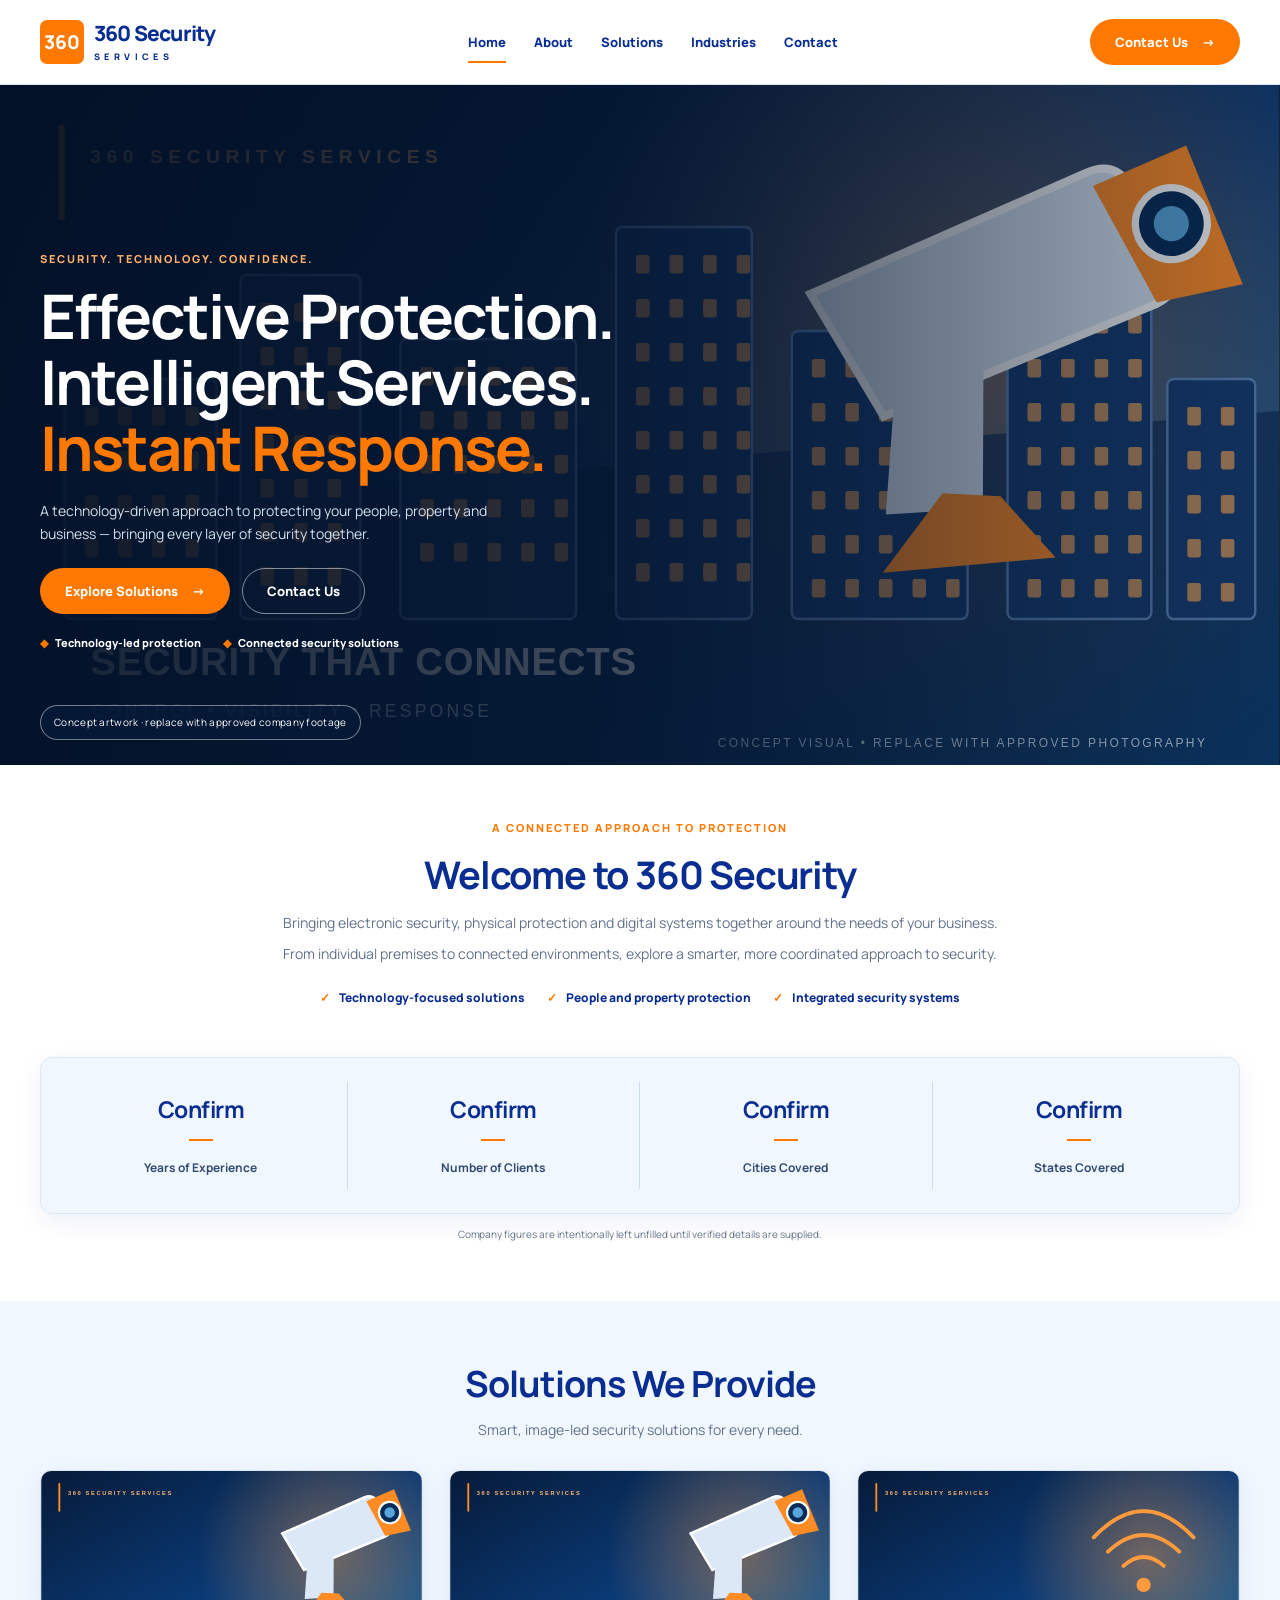
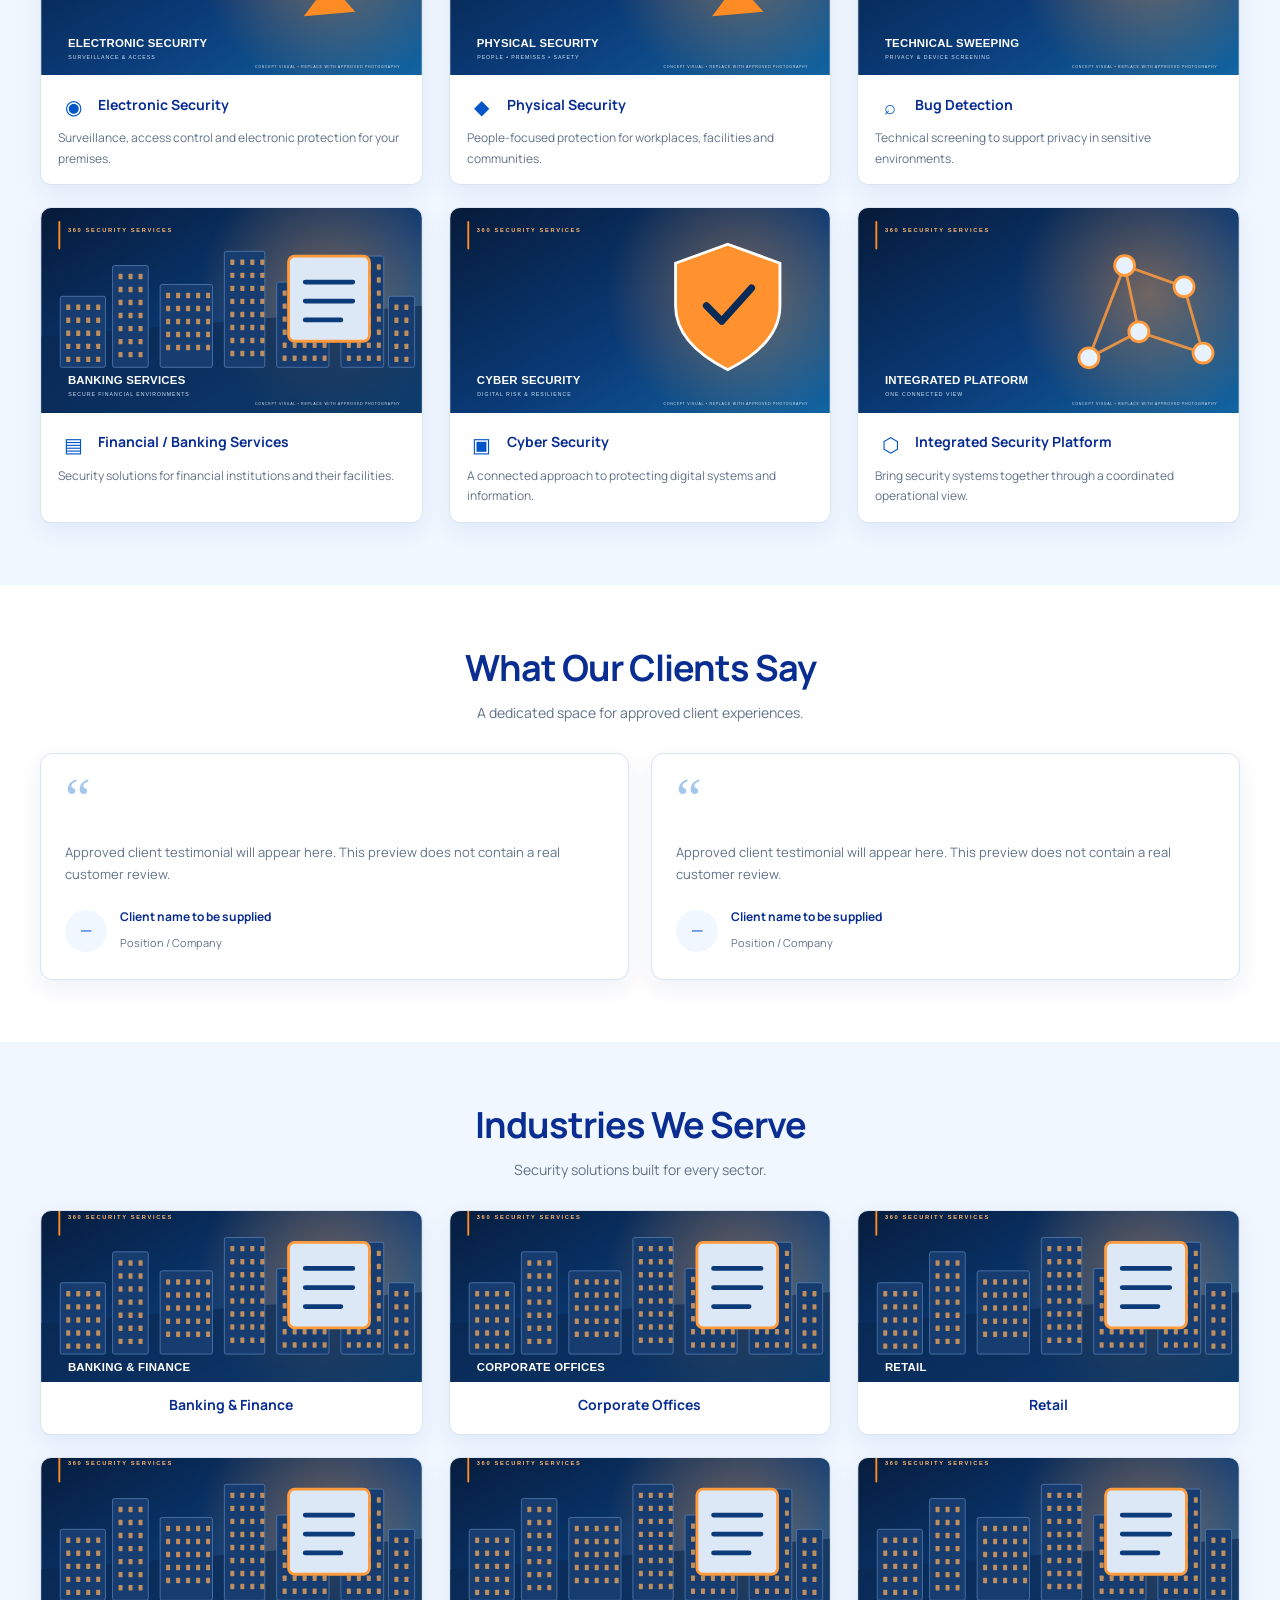
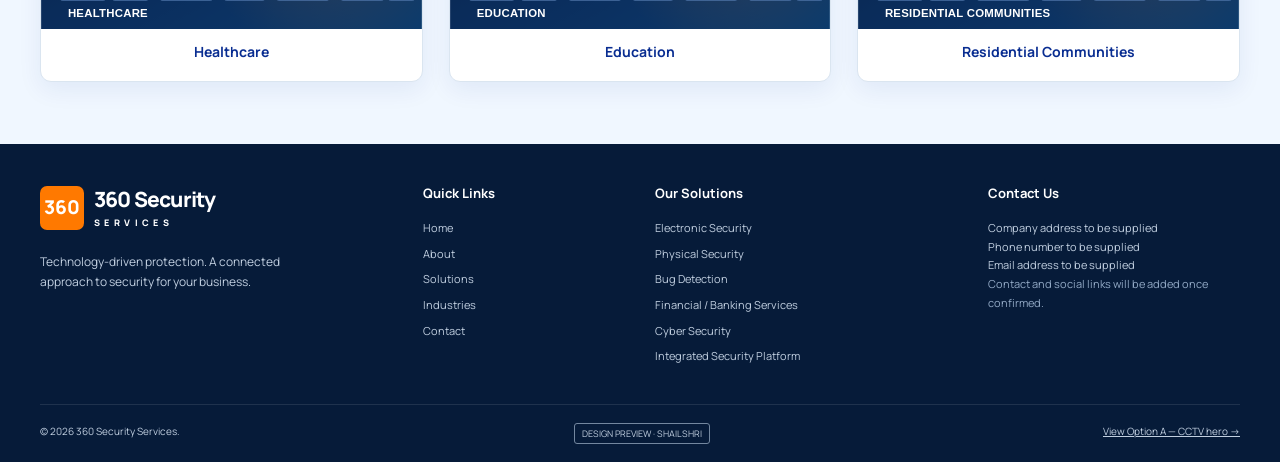
<file: index.html>
<!DOCTYPE html>
<html lang="en">
<head>
  <meta charset="UTF-8">
  <meta name="viewport" content="width=device-width, initial-scale=1">
  <meta name="description" content="360 Security Services homepage design preview. Option B.">
  <meta name="theme-color" content="#092D91">
  <title>360 Security Services | Option B</title>
  <link rel="stylesheet" href="style.css">
  <script src="script.js" defer></script>
</head>
<body>
  <a class="skip" href="#main">Skip to content</a>

  <header class="site-header">
    <div class="container header-row">
      <a class="brand" href="#home" aria-label="360 Security Services home">
        <span class="brand-mark">360</span>
        <span><span class="brand-name">360 Security</span><span class="brand-sub">SERVICES</span></span>
      </a>
      <button class="menu-toggle" type="button" aria-expanded="false" aria-controls="main-nav">Menu</button>
      <nav class="nav" id="main-nav" aria-label="Main navigation">
        <a href="#home" aria-current="location">Home</a>
        <a href="#about">About</a>
        <a href="#solutions">Solutions</a>
        <a href="#industries">Industries</a>
        <a href="#contact">Contact</a>
      </nav>
      <a class="button header-cta" href="#contact">Contact Us <span aria-hidden="true">→</span></a>
    </div>
  </header>

  <main id="main">
    <section class="hero video-hero" id="home" aria-labelledby="hero-title">
      <img class="hero-backdrop" src="assets/images/company-video.svg" alt="" fetchpriority="high">
      <div class="hero-shade"></div>

      <div class="container hero-inner">
        <div class="hero-copy">
          <span class="eyebrow">Security. Technology. Confidence.</span>
          <h1 id="hero-title">Effective Protection.<br>Intelligent Services.<br><span>Instant Response.</span></h1>
          <p class="hero-description">A technology-driven approach to protecting your people, property and business — bringing every layer of security together.</p>
          <div class="actions">
            <a class="button" href="#solutions">Explore Solutions <span aria-hidden="true">→</span></a>
            <a class="button outline" href="#contact">Contact Us</a>
          </div>
          <div class="trust">
            <span>Technology-led protection</span>
            <span>Connected security solutions</span>
          </div>
        </div>
      </div>

      <div class="video-tools">
        <span class="preview-label">Concept artwork · replace with approved company footage</span>
      </div>
    </section>

    <section class="section welcome" id="about" aria-labelledby="welcome-title">
      <div class="container">
        <div class="welcome-centered">
          <span class="eyebrow">A connected approach to protection</span>
          <h2 id="welcome-title">Welcome to 360 Security</h2>
          <p>Bringing electronic security, physical protection and digital systems together around the needs of your business.</p>
          <p>From individual premises to connected environments, explore a smarter, more coordinated approach to security.</p>
          <ul class="features">
            <li>Technology-focused solutions</li>
            <li>People and property protection</li>
            <li>Integrated security systems</li>
          </ul>
        </div>
      </div>
    </section>

    <section class="stats-section" aria-label="Company statistics">
      <div class="container">
        <div class="stats-grid">
          <div class="stat"><strong>Confirm</strong><span>Years of Experience</span></div>
          <div class="stat"><strong>Confirm</strong><span>Number of Clients</span></div>
          <div class="stat"><strong>Confirm</strong><span>Cities Covered</span></div>
          <div class="stat"><strong>Confirm</strong><span>States Covered</span></div>
        </div>
        <p class="note">Company figures are intentionally left unfilled until verified details are supplied.</p>
      </div>
    </section>

    <section class="section light" id="solutions" aria-labelledby="solutions-title">
      <div class="container">
        <div class="heading">
          <h2 id="solutions-title">Solutions We Provide</h2>
          <p>Smart, image-led security solutions for every need.</p>
        </div>
        <div class="services-grid">
          <article class="service-card"><img src="assets/images/electronic-security.svg" alt="Electronic security" loading="lazy"><div class="service-content"><div class="service-top"><span class="service-icon">◉</span><h3>Electronic Security</h3></div><p>Surveillance, access control and electronic protection for your premises.</p></div></article>
          <article class="service-card"><img src="assets/images/physical-security.svg" alt="Physical security" loading="lazy"><div class="service-content"><div class="service-top"><span class="service-icon">◆</span><h3>Physical Security</h3></div><p>People-focused protection for workplaces, facilities and communities.</p></div></article>
          <article class="service-card"><img src="assets/images/bug-detection.svg" alt="Bug detection" loading="lazy"><div class="service-content"><div class="service-top"><span class="service-icon">⌕</span><h3>Bug Detection</h3></div><p>Technical screening to support privacy in sensitive environments.</p></div></article>
          <article class="service-card"><img src="assets/images/banking-service.svg" alt="Financial and banking services" loading="lazy"><div class="service-content"><div class="service-top"><span class="service-icon">▤</span><h3>Financial / Banking Services</h3></div><p>Security solutions for financial institutions and their facilities.</p></div></article>
          <article class="service-card"><img src="assets/images/cyber-security.svg" alt="Cyber security" loading="lazy"><div class="service-content"><div class="service-top"><span class="service-icon">▣</span><h3>Cyber Security</h3></div><p>A connected approach to protecting digital systems and information.</p></div></article>
          <article class="service-card"><img src="assets/images/integrated-platform.svg" alt="Integrated security platform" loading="lazy"><div class="service-content"><div class="service-top"><span class="service-icon">⬡</span><h3>Integrated Security Platform</h3></div><p>Bring security systems together through a coordinated operational view.</p></div></article>
        </div>
      </div>
    </section>

    <section class="section" id="testimonials" aria-labelledby="testimonials-title">
      <div class="container">
        <div class="heading"><h2 id="testimonials-title">What Our Clients Say</h2><p>A dedicated space for approved client experiences.</p></div>
        <div class="testimonials-grid">
          <article class="testimonial"><span class="quote">“</span><blockquote>Approved client testimonial will appear here. This preview does not contain a real customer review.</blockquote><div class="person"><span class="avatar">—</span><div><strong>Client name to be supplied</strong><small>Position / Company</small></div></div></article>
          <article class="testimonial"><span class="quote">“</span><blockquote>Approved client testimonial will appear here. This preview does not contain a real customer review.</blockquote><div class="person"><span class="avatar">—</span><div><strong>Client name to be supplied</strong><small>Position / Company</small></div></div></article>
        </div>
      </div>
    </section>

    <section class="section light" id="industries" aria-labelledby="industries-title">
      <div class="container">
        <div class="heading"><h2 id="industries-title">Industries We Serve</h2><p>Security solutions built for every sector.</p></div>
        <div class="industries-grid">
          <article class="industry-card"><img src="assets/images/industry-banking.svg" alt="Banking and finance" loading="lazy"><h3>Banking &amp; Finance</h3></article>
          <article class="industry-card"><img src="assets/images/industry-offices.svg" alt="Corporate offices" loading="lazy"><h3>Corporate Offices</h3></article>
          <article class="industry-card"><img src="assets/images/industry-retail.svg" alt="Retail" loading="lazy"><h3>Retail</h3></article>
          <article class="industry-card"><img src="assets/images/industry-healthcare.svg" alt="Healthcare" loading="lazy"><h3>Healthcare</h3></article>
          <article class="industry-card"><img src="assets/images/industry-education.svg" alt="Education" loading="lazy"><h3>Education</h3></article>
          <article class="industry-card"><img src="assets/images/industry-residential.svg" alt="Residential communities" loading="lazy"><h3>Residential Communities</h3></article>
        </div>
      </div>
    </section>
  </main>

  <footer class="site-footer" id="contact">
    <div class="container">
      <div class="footer-grid">
        <div class="footer-about"><a class="brand" href="#home"><span class="brand-mark">360</span><span><span class="brand-name">360 Security</span><span class="brand-sub">SERVICES</span></span></a><p>Technology-driven protection. A connected approach to security for your business.</p></div>
        <div><h3>Quick Links</h3><ul><li><a href="#home">Home</a></li><li><a href="#about">About</a></li><li><a href="#solutions">Solutions</a></li><li><a href="#industries">Industries</a></li><li><a href="#contact">Contact</a></li></ul></div>
        <div><h3>Our Solutions</h3><ul><li>Electronic Security</li><li>Physical Security</li><li>Bug Detection</li><li>Financial / Banking Services</li><li>Cyber Security</li><li>Integrated Security Platform</li></ul></div>
        <div><h3>Contact Us</h3><address>Company address to be supplied<br>Phone number to be supplied<br>Email address to be supplied</address><p class="contact-note">Contact and social links will be added once confirmed.</p></div>
      </div>
      <div class="footer-bottom"><span>© <span data-year></span> 360 Security Services.</span><span class="preview-badge">DESIGN PREVIEW · SHAILSHRI</span><a href="index.html">View Option A — CCTV hero →</a></div>
    </div>
  </footer>
</body>
</html>
</file>
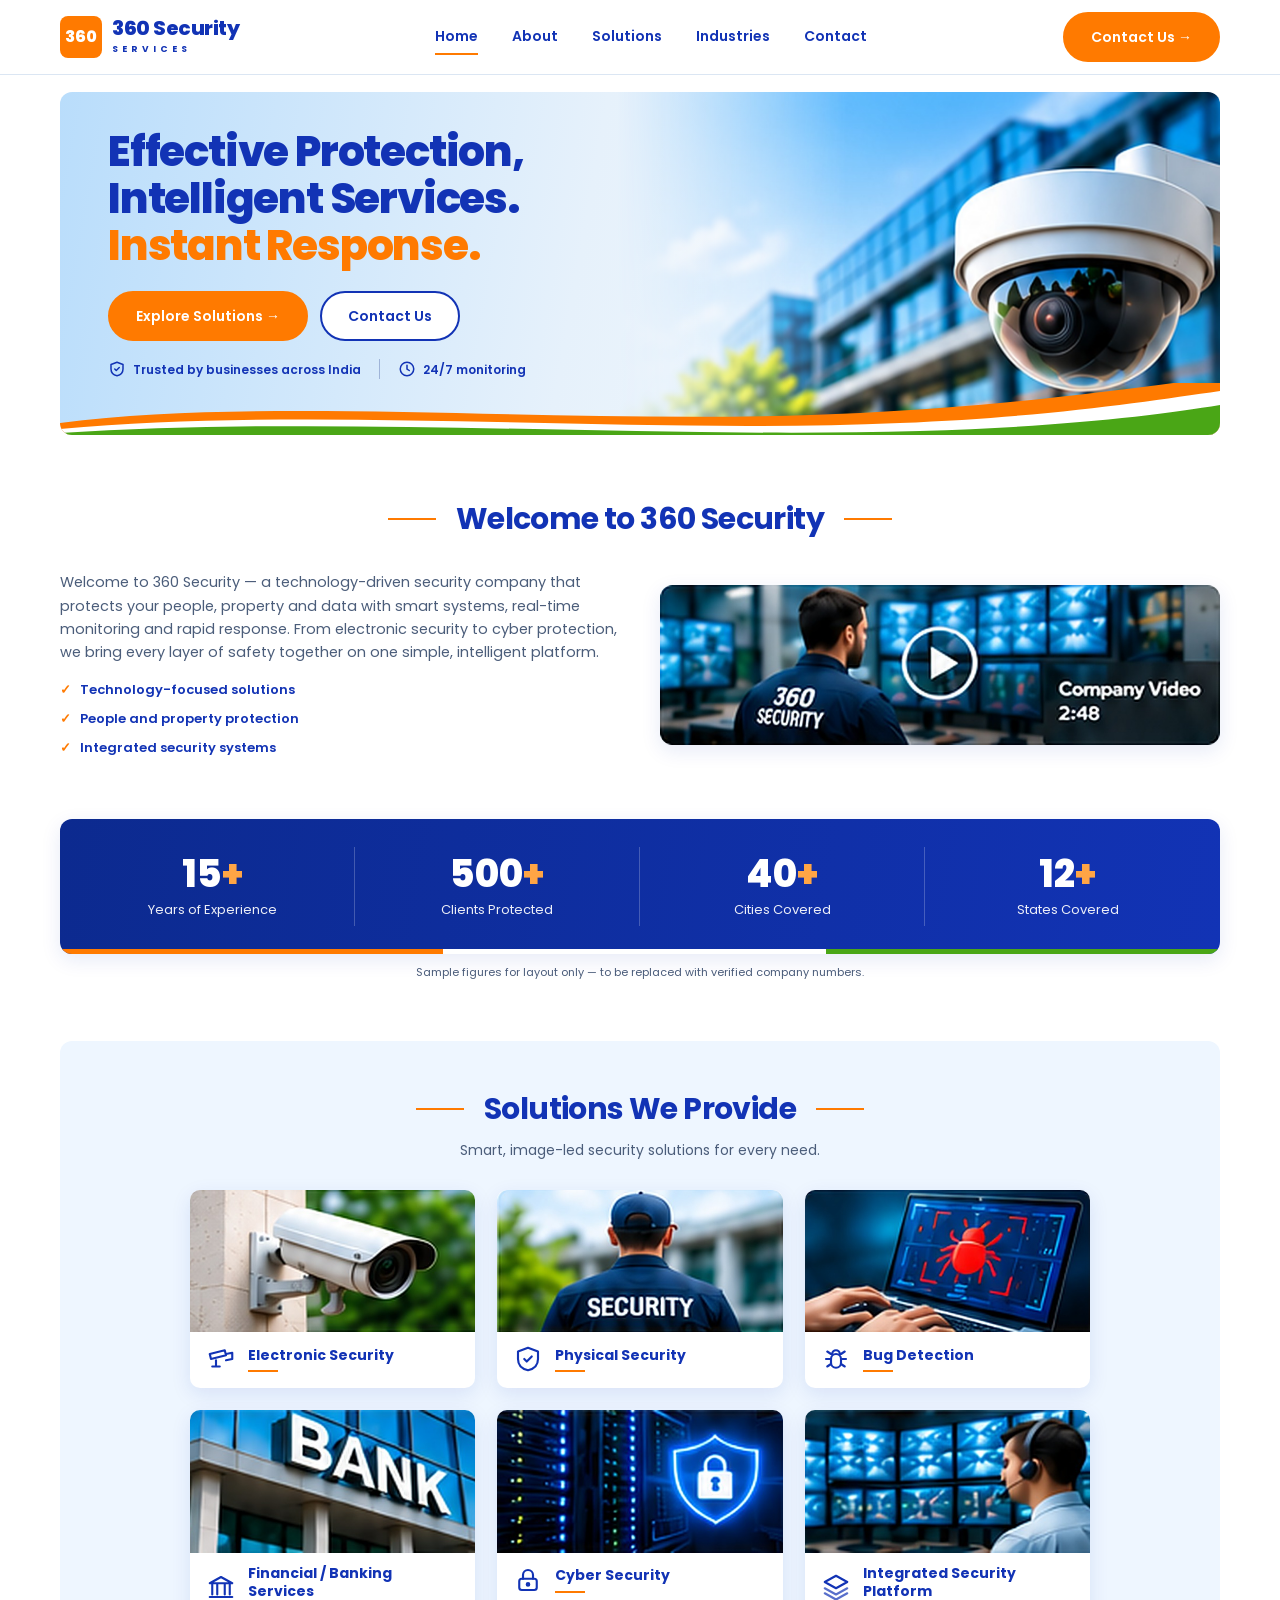
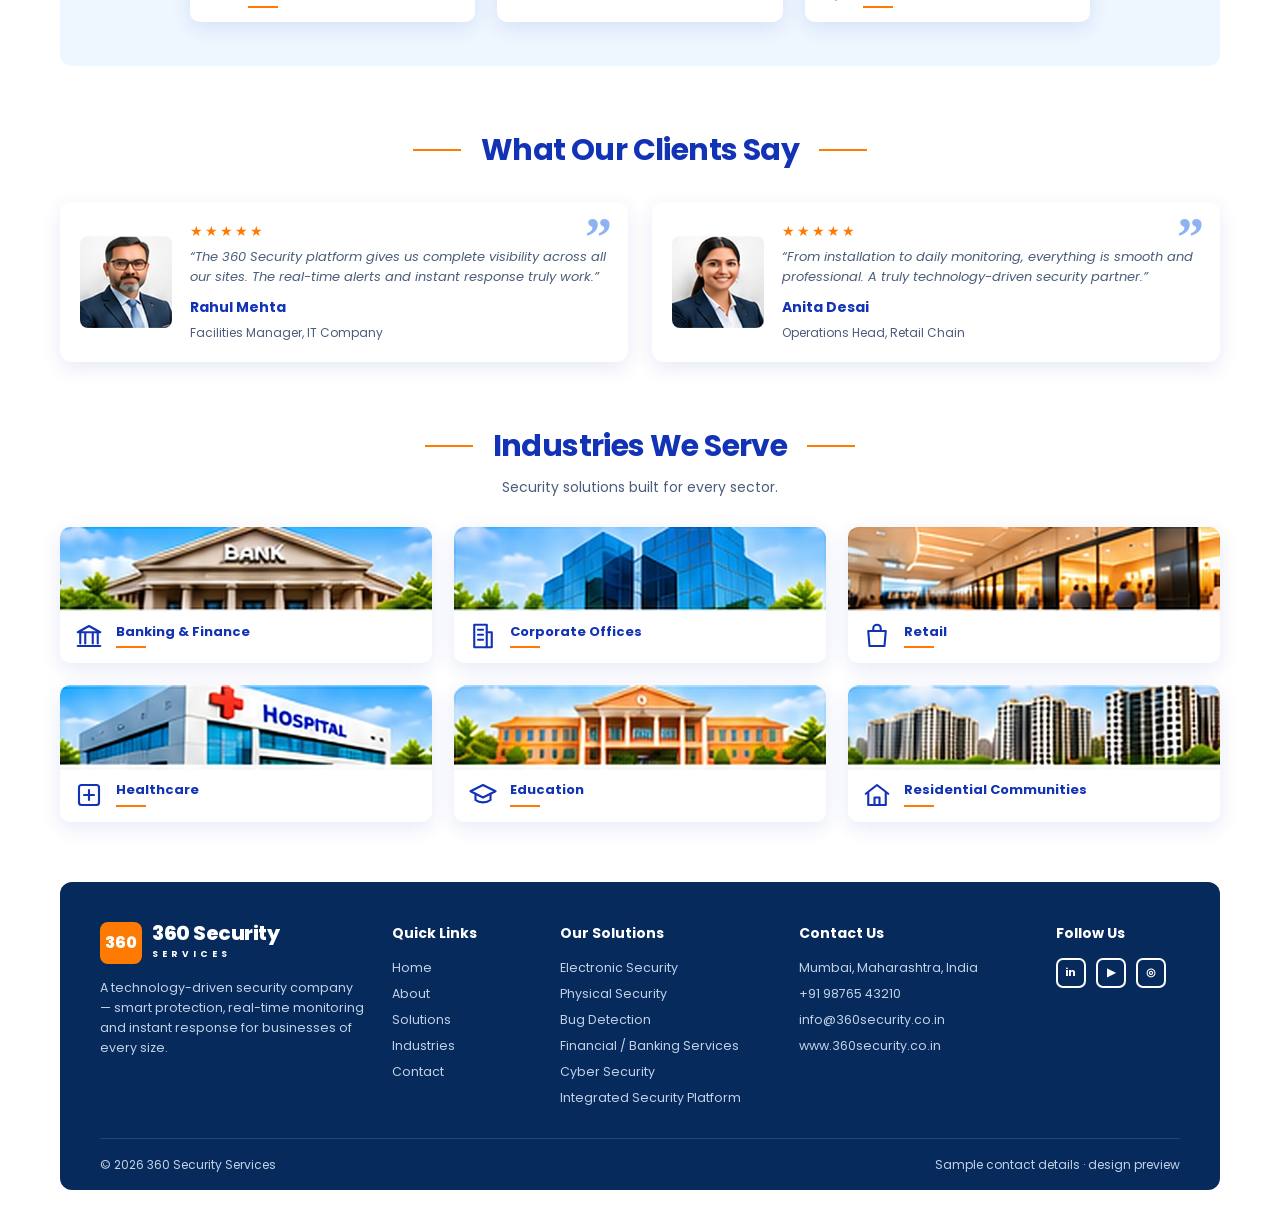
<file: option-a.html>
<!DOCTYPE html><html lang="en"><head><meta charset="UTF-8"><meta name="viewport" content="width=device-width,initial-scale=1"><title>360 Security Services | Option A</title><link rel="stylesheet" href="design.css"></head><body>
<header><div class="wrap hrow"><a class="brand" href="#"><span class="mark">360</span><span><span class="bn">360 Security</span><span class="bs">SERVICES</span></span></a>
<nav><a class="on" href="#">Home</a><a href="#about">About</a><a href="#solutions">Solutions</a><a href="#industries">Industries</a><a href="#contact">Contact</a></nav><a class="btn" href="#contact">Contact Us →</a></div></header>
<main class="wrap">
<div class="hero"><div class="hero-copy"><h1>Effective Protection,<br>Intelligent Services.<br><em>Instant Response.</em></h1><div class="acts"><a class="btn" href="#solutions">Explore Solutions →</a><a class="btn ghost" href="#contact">Contact Us</a></div><div class="trust"><span><svg fill="none" stroke="currentColor" stroke-width="2" stroke-linecap="round" stroke-linejoin="round" viewBox="0 0 24 24"><path d="M12 3l8 3v6c0 5-3.5 8-8 9-4.5-1-8-4-8-9V6z"/><path d="M9 12l2 2 4-4"/></svg> Trusted by businesses across India</span><i></i><span><svg fill="none" stroke="currentColor" stroke-width="2" stroke-linecap="round" viewBox="0 0 24 24"><circle cx="12" cy="12" r="9"/><path d="M12 7v5l3 2"/></svg> 24/7 monitoring</span></div></div>
<div class="hero-img"><img src="assets/photos/hero.jpg" alt="Security camera on a corporate building"></div><div class="swoosh"><svg viewBox="0 0 1160 54" preserveAspectRatio="none"><path d="M0 40C220 12 520 44 800 30C960 22 1080 4 1160 -6V54H0z" fill="#ff7a00"/><path d="M0 46C260 22 560 52 840 40C990 34 1090 18 1160 8V54H0z" fill="#fff"/><path d="M0 50C280 32 580 56 860 48C1000 44 1100 32 1160 22V54H0z" fill="#4aa616"/></svg></div></div>
<section id="about"><div class="sh"><h2>Welcome to 360 Security</h2></div><div class="about"><div><p>Welcome to 360 Security — a technology-driven security company that protects your people, property and data with smart systems, real-time monitoring and rapid response. From electronic security to cyber protection, we bring every layer of safety together on one simple, intelligent platform.</p>
<ul class="ticks"><li>Technology-focused solutions</li><li>People and property protection</li><li>Integrated security systems</li></ul></div>
<div class="vid"><img src="assets/photos/video.jpg" alt="Company video"></div></div></section>
<section><div class="stats"><div class="stat"><b>15<i>+</i></b><span>Years of Experience</span></div><div class="stat"><b>500<i>+</i></b><span>Clients Protected</span></div><div class="stat"><b>40<i>+</i></b><span>Cities Covered</span></div><div class="stat"><b>12<i>+</i></b><span>States Covered</span></div></div><p class="note">Sample figures for layout only — to be replaced with verified company numbers.</p></section>
<section id="solutions"><div class="band"><div class="sh"><h2>Solutions We Provide</h2><p>Smart, image-led security solutions for every need.</p></div><div class="grid3"><div class="card "><div class="ph"><img src="assets/photos/sol-electronic.jpg" alt=""></div><div class="t"><svg viewBox="0 0 24 24"><path d="M3 8l12-3 1 4-12 3z"/><path d="M16 8l5-1v5l-5 1"/><path d="M8 13v4M5 18h6"/></svg><b>Electronic Security</b></div></div><div class="card "><div class="ph"><img src="assets/photos/sol-physical.jpg" alt=""></div><div class="t"><svg viewBox="0 0 24 24"><path d="M12 3l8 3v6c0 5-3.5 8-8 9-4.5-1-8-4-8-9V6z"/><path d="M9 12l2 2 4-4"/></svg><b>Physical Security</b></div></div><div class="card "><div class="ph"><img src="assets/photos/sol-bug.jpg" alt=""></div><div class="t"><svg viewBox="0 0 24 24"><rect x="8" y="8" width="8" height="11" rx="4"/><path d="M9 8a3 3 0 016 0M4 12h4M16 12h4M5 18l3-2M19 18l-3-2M5 6l3 2M19 6l-3 2"/></svg><b>Bug Detection</b></div></div><div class="card "><div class="ph"><img src="assets/photos/sol-bank.jpg" alt=""></div><div class="t"><svg viewBox="0 0 24 24"><path d="M3 9l9-5 9 5zM5 10v8M9 10v8M15 10v8M19 10v8M3 20h18"/></svg><b>Financial / Banking Services</b></div></div><div class="card "><div class="ph"><img src="assets/photos/sol-cyber.jpg" alt=""></div><div class="t"><svg viewBox="0 0 24 24"><rect x="5" y="11" width="14" height="9" rx="2"/><path d="M8 11V8a4 4 0 018 0v3"/><circle cx="12" cy="15.5" r="1"/></svg><b>Cyber Security</b></div></div><div class="card "><div class="ph"><img src="assets/photos/sol-integrated.jpg" alt=""></div><div class="t"><svg viewBox="0 0 24 24"><path d="M12 3l9 5-9 5-9-5z"/><path d="M3 13l9 5 9-5M3 17l9 5 9-5" opacity=".7"/></svg><b>Integrated Security Platform</b></div></div></div></div></section>
<section><div class="sh"><h2>What Our Clients Say</h2></div><div class="t2">
<div class="tcard"><div class="av"><img src="assets/photos/person-1.jpg" alt=""></div><div><div class="stars">★★★★★</div><blockquote>“The 360 Security platform gives us complete visibility across all our sites. The real-time alerts and instant response truly work.”</blockquote><b>Rahul Mehta</b><small>Facilities Manager, IT Company</small></div><span class="q">”</span></div>
<div class="tcard"><div class="av"><img src="assets/photos/person-2.jpg" alt=""></div><div><div class="stars">★★★★★</div><blockquote>“From installation to daily monitoring, everything is smooth and professional. A truly technology-driven security partner.”</blockquote><b>Anita Desai</b><small>Operations Head, Retail Chain</small></div><span class="q">”</span></div></div></section>
<section id="industries"><div class="sh"><h2>Industries We Serve</h2><p>Security solutions built for every sector.</p></div><div class="grid3"><div class="card ind"><div class="ph"><img src="assets/photos/ind-banking.jpg" alt=""></div><div class="t"><svg viewBox="0 0 24 24"><path d="M3 9l9-5 9 5zM5 10v8M9 10v8M15 10v8M19 10v8M3 20h18"/></svg><b>Banking &amp; Finance</b></div></div><div class="card ind"><div class="ph"><img src="assets/photos/ind-offices.jpg" alt=""></div><div class="t"><svg viewBox="0 0 24 24"><rect x="5" y="3" width="10" height="18"/><path d="M15 9h4v12h-4M8 7h4M8 11h4M8 15h4"/></svg><b>Corporate Offices</b></div></div><div class="card ind"><div class="ph"><img src="assets/photos/ind-retail.jpg" alt=""></div><div class="t"><svg viewBox="0 0 24 24"><path d="M5 8h14l-1 12H6z"/><path d="M9 8V6a3 3 0 016 0v2"/></svg><b>Retail</b></div></div><div class="card ind"><div class="ph"><img src="assets/photos/ind-health.jpg" alt=""></div><div class="t"><svg viewBox="0 0 24 24"><rect x="4" y="4" width="16" height="16" rx="2"/><path d="M12 8v8M8 12h8"/></svg><b>Healthcare</b></div></div><div class="card ind"><div class="ph"><img src="assets/photos/ind-education.jpg" alt=""></div><div class="t"><svg viewBox="0 0 24 24"><path d="M2 9l10-5 10 5-10 5z"/><path d="M6 11v5c3 2.5 9 2.5 12 0v-5"/></svg><b>Education</b></div></div><div class="card ind"><div class="ph"><img src="assets/photos/ind-residential.jpg" alt=""></div><div class="t"><svg viewBox="0 0 24 24"><path d="M3 11l9-7 9 7"/><path d="M5 10v10h14V10M10 20v-6h4v6"/></svg><b>Residential Communities</b></div></div></div></section>
</main>
<footer id="contact"><div class="wrap"><div class="fgrid"><div><a class="brand f" href="#"><span class="mark">360</span><span><span class="bn">360 Security</span><span class="bs">SERVICES</span></span></a><p>A technology-driven security company — smart protection, real-time monitoring and instant response for businesses of every size.</p></div>
<div><h4>Quick Links</h4><ul><li>Home</li><li>About</li><li>Solutions</li><li>Industries</li><li>Contact</li></ul></div>
<div><h4>Our Solutions</h4><ul><li>Electronic Security</li><li>Physical Security</li><li>Bug Detection</li><li>Financial / Banking Services</li><li>Cyber Security</li><li>Integrated Security Platform</li></ul></div>
<div><h4>Contact Us</h4><ul><li>Mumbai, Maharashtra, India</li><li>+91 98765 43210</li><li>info@360security.co.in</li><li>www.360security.co.in</li></ul></div>
<div><h4>Follow Us</h4><div class="soc"><span>in</span><span>▶</span><span>◎</span></div></div></div>
<div class="fbot"><span>© 2026 360 Security Services</span><span>Sample contact details · design preview</span></div></div></footer></body></html>
</file>
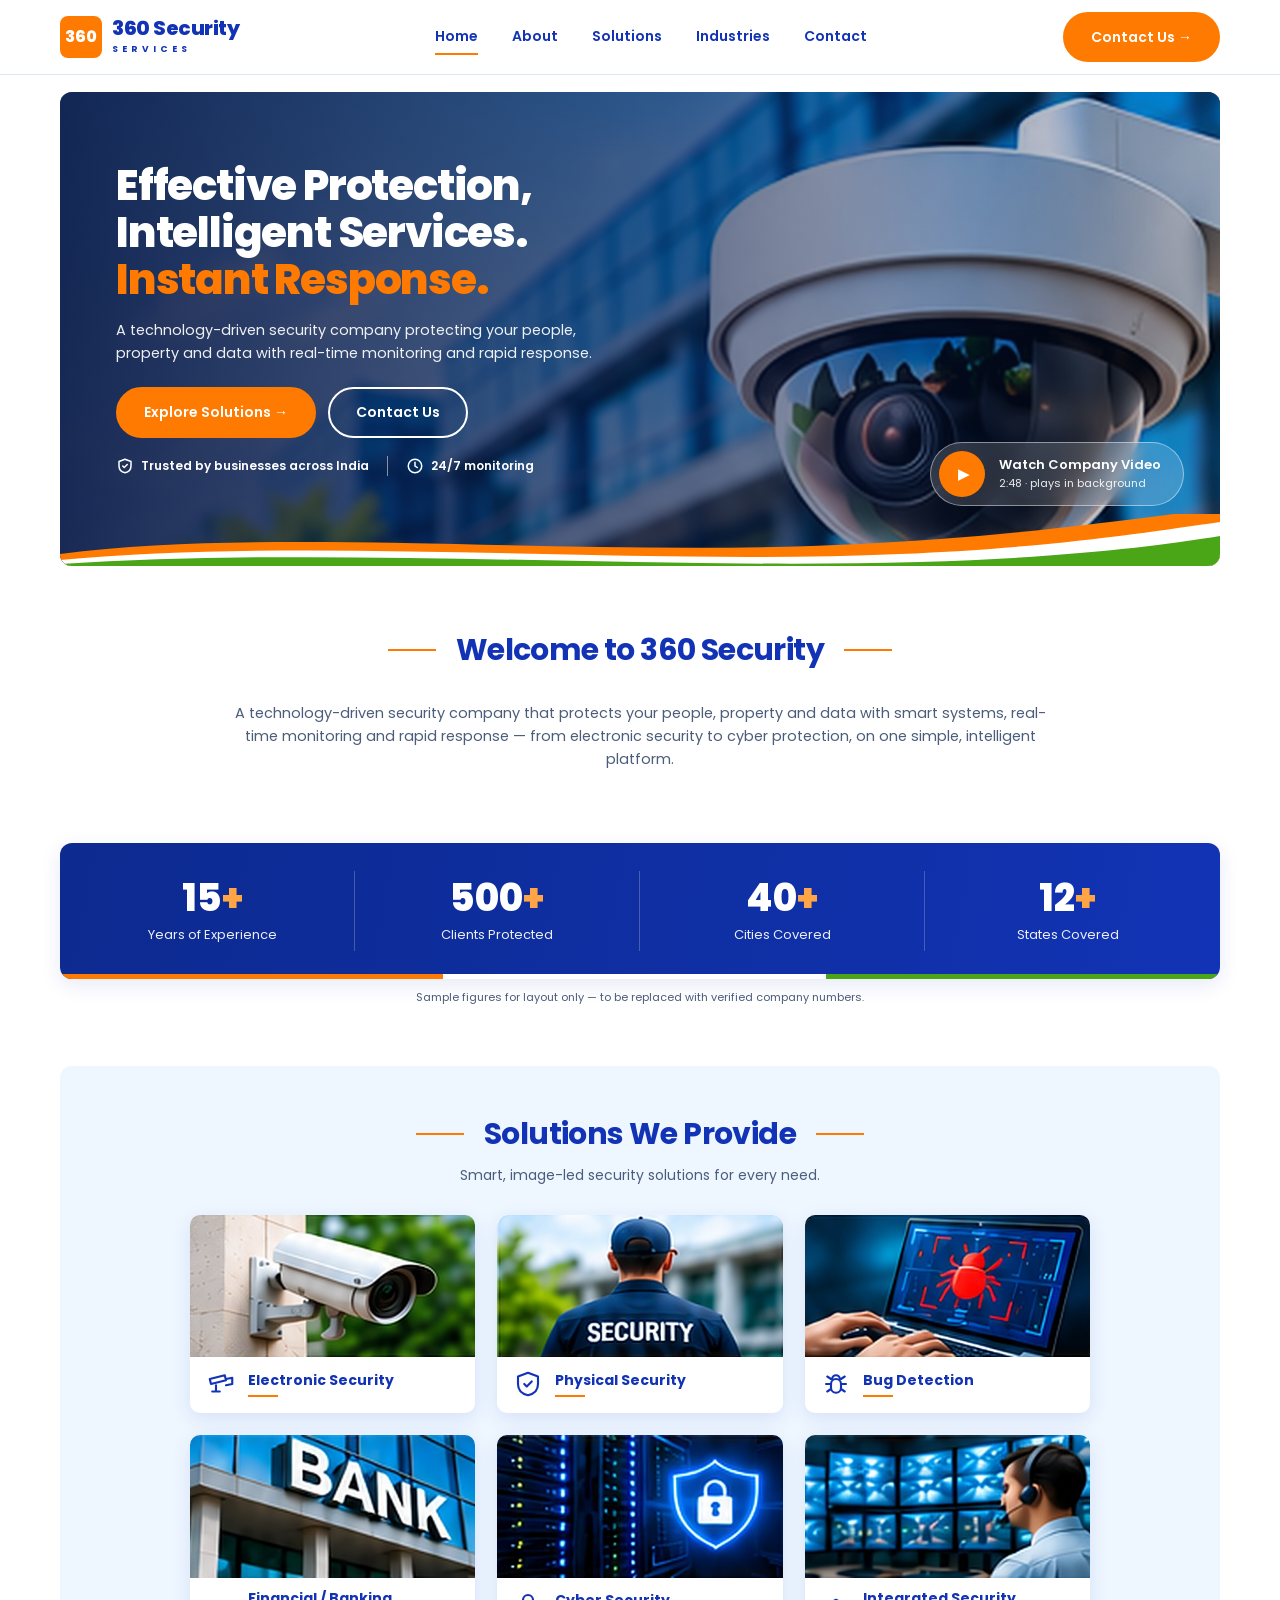
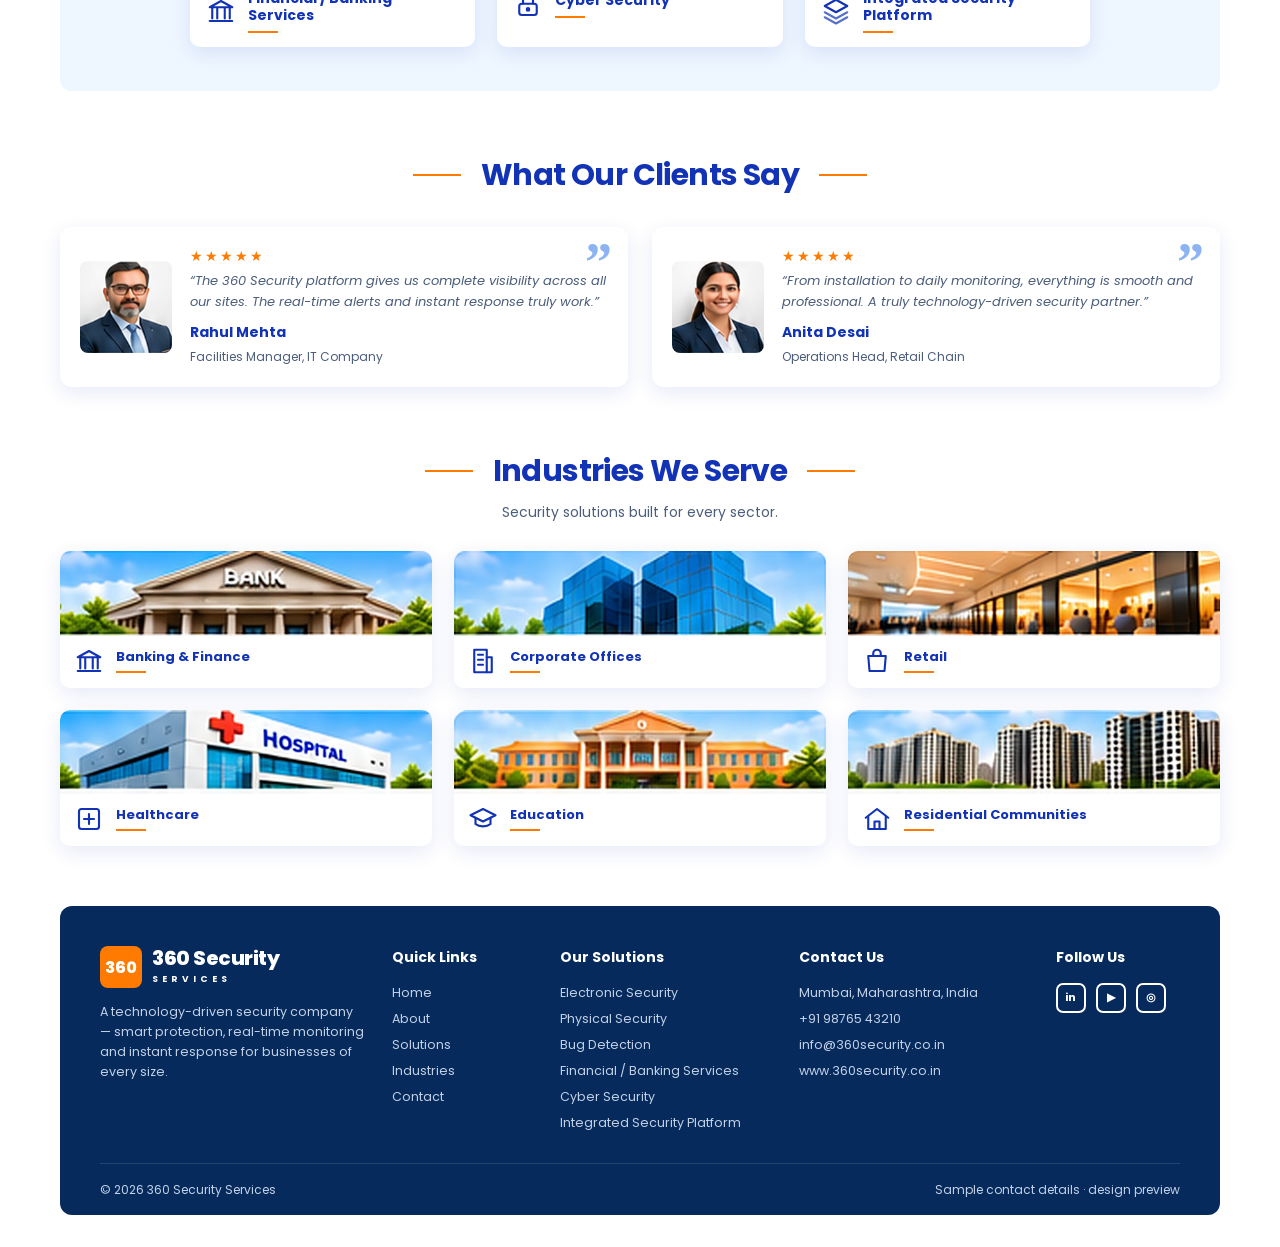
<file: option-b.html>
<!DOCTYPE html><html lang="en"><head><meta charset="UTF-8"><meta name="viewport" content="width=device-width,initial-scale=1"><title>360 Security Services | Option B</title><link rel="stylesheet" href="design.css"></head><body>
<header><div class="wrap hrow"><a class="brand" href="#"><span class="mark">360</span><span><span class="bn">360 Security</span><span class="bs">SERVICES</span></span></a>
<nav><a class="on" href="#">Home</a><a href="#about">About</a><a href="#solutions">Solutions</a><a href="#industries">Industries</a><a href="#contact">Contact</a></nav><a class="btn" href="#contact">Contact Us →</a></div></header>
<main class="wrap">
<div class="hero video"><div class="hero-img"><img src="assets/photos/hero.jpg" alt=""></div><div class="hero-copy"><h1>Effective Protection,<br>Intelligent Services.<br><em>Instant Response.</em></h1><p style="margin:16px 0 0;max-width:480px;font-size:14.5px;opacity:.92">A technology-driven security company protecting your people, property and data with real-time monitoring and rapid response.</p>
<div class="acts"><a class="btn" href="#solutions">Explore Solutions →</a><a class="btn light" href="#contact">Contact Us</a></div><div class="trust"><span><svg fill="none" stroke="currentColor" stroke-width="2" stroke-linecap="round" stroke-linejoin="round" viewBox="0 0 24 24"><path d="M12 3l8 3v6c0 5-3.5 8-8 9-4.5-1-8-4-8-9V6z"/><path d="M9 12l2 2 4-4"/></svg> Trusted by businesses across India</span><i></i><span><svg fill="none" stroke="currentColor" stroke-width="2" stroke-linecap="round" viewBox="0 0 24 24"><circle cx="12" cy="12" r="9"/><path d="M12 7v5l3 2"/></svg> 24/7 monitoring</span></div></div>
<a class="vctl" href="#"><span class="play">▶</span><span>Watch Company Video<small>2:48 · plays in background</small></span></a><div class="swoosh"><svg viewBox="0 0 1160 54" preserveAspectRatio="none"><path d="M0 40C220 12 520 44 800 30C960 22 1080 4 1160 -6V54H0z" fill="#ff7a00"/><path d="M0 46C260 22 560 52 840 40C990 34 1090 18 1160 8V54H0z" fill="#fff"/><path d="M0 50C280 32 580 56 860 48C1000 44 1100 32 1160 22V54H0z" fill="#4aa616"/></svg></div></div>
<section id="about"><div class="sh"><h2>Welcome to 360 Security</h2></div><div class="about one"><p>A technology-driven security company that protects your people, property and data with smart systems, real-time monitoring and rapid response — from electronic security to cyber protection, on one simple, intelligent platform.</p></div></section>
<section><div class="stats"><div class="stat"><b>15<i>+</i></b><span>Years of Experience</span></div><div class="stat"><b>500<i>+</i></b><span>Clients Protected</span></div><div class="stat"><b>40<i>+</i></b><span>Cities Covered</span></div><div class="stat"><b>12<i>+</i></b><span>States Covered</span></div></div><p class="note">Sample figures for layout only — to be replaced with verified company numbers.</p></section>
<section id="solutions"><div class="band"><div class="sh"><h2>Solutions We Provide</h2><p>Smart, image-led security solutions for every need.</p></div><div class="grid3"><div class="card "><div class="ph"><img src="assets/photos/sol-electronic.jpg" alt=""></div><div class="t"><svg viewBox="0 0 24 24"><path d="M3 8l12-3 1 4-12 3z"/><path d="M16 8l5-1v5l-5 1"/><path d="M8 13v4M5 18h6"/></svg><b>Electronic Security</b></div></div><div class="card "><div class="ph"><img src="assets/photos/sol-physical.jpg" alt=""></div><div class="t"><svg viewBox="0 0 24 24"><path d="M12 3l8 3v6c0 5-3.5 8-8 9-4.5-1-8-4-8-9V6z"/><path d="M9 12l2 2 4-4"/></svg><b>Physical Security</b></div></div><div class="card "><div class="ph"><img src="assets/photos/sol-bug.jpg" alt=""></div><div class="t"><svg viewBox="0 0 24 24"><rect x="8" y="8" width="8" height="11" rx="4"/><path d="M9 8a3 3 0 016 0M4 12h4M16 12h4M5 18l3-2M19 18l-3-2M5 6l3 2M19 6l-3 2"/></svg><b>Bug Detection</b></div></div><div class="card "><div class="ph"><img src="assets/photos/sol-bank.jpg" alt=""></div><div class="t"><svg viewBox="0 0 24 24"><path d="M3 9l9-5 9 5zM5 10v8M9 10v8M15 10v8M19 10v8M3 20h18"/></svg><b>Financial / Banking Services</b></div></div><div class="card "><div class="ph"><img src="assets/photos/sol-cyber.jpg" alt=""></div><div class="t"><svg viewBox="0 0 24 24"><rect x="5" y="11" width="14" height="9" rx="2"/><path d="M8 11V8a4 4 0 018 0v3"/><circle cx="12" cy="15.5" r="1"/></svg><b>Cyber Security</b></div></div><div class="card "><div class="ph"><img src="assets/photos/sol-integrated.jpg" alt=""></div><div class="t"><svg viewBox="0 0 24 24"><path d="M12 3l9 5-9 5-9-5z"/><path d="M3 13l9 5 9-5M3 17l9 5 9-5" opacity=".7"/></svg><b>Integrated Security Platform</b></div></div></div></div></section>
<section><div class="sh"><h2>What Our Clients Say</h2></div><div class="t2">
<div class="tcard"><div class="av"><img src="assets/photos/person-1.jpg" alt=""></div><div><div class="stars">★★★★★</div><blockquote>“The 360 Security platform gives us complete visibility across all our sites. The real-time alerts and instant response truly work.”</blockquote><b>Rahul Mehta</b><small>Facilities Manager, IT Company</small></div><span class="q">”</span></div>
<div class="tcard"><div class="av"><img src="assets/photos/person-2.jpg" alt=""></div><div><div class="stars">★★★★★</div><blockquote>“From installation to daily monitoring, everything is smooth and professional. A truly technology-driven security partner.”</blockquote><b>Anita Desai</b><small>Operations Head, Retail Chain</small></div><span class="q">”</span></div></div></section>
<section id="industries"><div class="sh"><h2>Industries We Serve</h2><p>Security solutions built for every sector.</p></div><div class="grid3"><div class="card ind"><div class="ph"><img src="assets/photos/ind-banking.jpg" alt=""></div><div class="t"><svg viewBox="0 0 24 24"><path d="M3 9l9-5 9 5zM5 10v8M9 10v8M15 10v8M19 10v8M3 20h18"/></svg><b>Banking &amp; Finance</b></div></div><div class="card ind"><div class="ph"><img src="assets/photos/ind-offices.jpg" alt=""></div><div class="t"><svg viewBox="0 0 24 24"><rect x="5" y="3" width="10" height="18"/><path d="M15 9h4v12h-4M8 7h4M8 11h4M8 15h4"/></svg><b>Corporate Offices</b></div></div><div class="card ind"><div class="ph"><img src="assets/photos/ind-retail.jpg" alt=""></div><div class="t"><svg viewBox="0 0 24 24"><path d="M5 8h14l-1 12H6z"/><path d="M9 8V6a3 3 0 016 0v2"/></svg><b>Retail</b></div></div><div class="card ind"><div class="ph"><img src="assets/photos/ind-health.jpg" alt=""></div><div class="t"><svg viewBox="0 0 24 24"><rect x="4" y="4" width="16" height="16" rx="2"/><path d="M12 8v8M8 12h8"/></svg><b>Healthcare</b></div></div><div class="card ind"><div class="ph"><img src="assets/photos/ind-education.jpg" alt=""></div><div class="t"><svg viewBox="0 0 24 24"><path d="M2 9l10-5 10 5-10 5z"/><path d="M6 11v5c3 2.5 9 2.5 12 0v-5"/></svg><b>Education</b></div></div><div class="card ind"><div class="ph"><img src="assets/photos/ind-residential.jpg" alt=""></div><div class="t"><svg viewBox="0 0 24 24"><path d="M3 11l9-7 9 7"/><path d="M5 10v10h14V10M10 20v-6h4v6"/></svg><b>Residential Communities</b></div></div></div></section>
</main>
<footer id="contact"><div class="wrap"><div class="fgrid"><div><a class="brand f" href="#"><span class="mark">360</span><span><span class="bn">360 Security</span><span class="bs">SERVICES</span></span></a><p>A technology-driven security company — smart protection, real-time monitoring and instant response for businesses of every size.</p></div>
<div><h4>Quick Links</h4><ul><li>Home</li><li>About</li><li>Solutions</li><li>Industries</li><li>Contact</li></ul></div>
<div><h4>Our Solutions</h4><ul><li>Electronic Security</li><li>Physical Security</li><li>Bug Detection</li><li>Financial / Banking Services</li><li>Cyber Security</li><li>Integrated Security Platform</li></ul></div>
<div><h4>Contact Us</h4><ul><li>Mumbai, Maharashtra, India</li><li>+91 98765 43210</li><li>info@360security.co.in</li><li>www.360security.co.in</li></ul></div>
<div><h4>Follow Us</h4><div class="soc"><span>in</span><span>▶</span><span>◎</span></div></div></div>
<div class="fbot"><span>© 2026 360 Security Services</span><span>Sample contact details · design preview</span></div></div></footer></body></html>
</file>
<file: style.css>
@import url('https://fonts.googleapis.com/css2?family=Manrope:wght@400;500;600;700;800&display=swap');

:root {
  --blue:#092D91; --secondary:#0055C8; --orange:#FF7900; --light:#F0F7FF;
  --ink:#142841; --muted:#62728a; --line:#dae5f0; --dark:#061b39;
  --width:1200px; --radius:14px; --shadow:0 8px 25px rgba(9,45,145,.07);
}
*{box-sizing:border-box}
html{scroll-behavior:smooth;scroll-padding-top:95px}
body{margin:0;font-family:Manrope,Arial,sans-serif;color:var(--ink);line-height:1.7}
a{color:inherit;text-decoration:none}
button{font:inherit;cursor:pointer}
img{display:block;width:100%;height:auto}
h1,h2,h3,p{margin-top:0}
h1,h2,h3{line-height:1.18;color:var(--blue)}
.container{width:min(var(--width),calc(100% - 56px));margin-inline:auto}
.section{padding:62px 0}
.light{background:var(--light)}
.eyebrow{display:block;color:var(--orange);font-size:11px;letter-spacing:2px;font-weight:800;text-transform:uppercase;margin-bottom:14px}
.button{display:inline-flex;align-items:center;justify-content:center;gap:14px;min-height:46px;border:1px solid transparent;border-radius:30px;padding:11px 24px;font-size:13px;font-weight:800;background:var(--orange);color:#fff;transition:.2s}
.button:hover{transform:translateY(-2px);background:#df6900}
.button.outline{background:transparent;color:#fff;border-color:#ffffff80}
:focus-visible{outline:3px solid var(--orange);outline-offset:5px}
.skip{position:absolute;left:20px;top:-80px;z-index:500;background:#fff;padding:12px}
.skip:focus{top:10px}

.site-header{position:sticky;top:0;z-index:100;background:#fffffff7;border-bottom:1px solid var(--line)}
.header-row{display:flex;align-items:center;justify-content:space-between;gap:22px;min-height:84px}
.brand{display:inline-flex;align-items:center;gap:10px;flex-shrink:0;line-height:1}
.brand-mark{display:grid;place-items:center;width:44px;height:44px;border-radius:7px;background:var(--orange);color:#fff;font-size:19px;font-weight:800}
.brand-name{display:block;font-size:21px;letter-spacing:-.8px;font-weight:800;color:var(--blue)}
.brand-sub{display:block;letter-spacing:4.4px;font-size:9px;font-weight:800;margin-top:8px;color:var(--blue)}
.nav{display:flex;gap:28px;align-items:center}
.nav a{font-size:13px;color:var(--blue);font-weight:800;position:relative}
.nav a:hover:after,.nav a[aria-current]:after{content:'';height:2px;background:var(--orange);position:absolute;bottom:-10px;left:0;right:0}
.menu-toggle{display:none;background:#fff;border:1px solid var(--line);padding:8px 13px;border-radius:6px;color:var(--blue)}

.hero{position:relative;isolation:isolate;overflow:hidden;background:var(--dark)}
.video-hero{min-height:680px}
.hero-backdrop,.hero-video,.hero-shade{position:absolute;inset:0;width:100%;height:100%;object-fit:cover}
.hero-backdrop{z-index:-3;object-position:center 45%}
.hero-video{z-index:-2}
.hero-shade{z-index:-1;background:linear-gradient(90deg,rgba(3,17,39,.94) 0%,rgba(3,17,39,.76) 48%,rgba(3,17,39,.24) 100%)}
.hero-inner{min-height:680px;display:flex;align-items:flex-end;padding-top:70px;padding-bottom:112px}
.hero-copy{max-width:650px}
.hero h1{font-size:clamp(40px,4.8vw,64px);letter-spacing:-2px;line-height:1.08;margin:0 0 17px;color:#fff}
.hero h1 span{color:var(--orange)}
.hero .eyebrow{color:#ffb16b}
.hero-description{max-width:480px;font-size:14px;line-height:1.7;margin-bottom:22px;color:#d2dfec}
.actions{display:flex;flex-wrap:wrap;gap:12px}
.trust{display:flex;flex-wrap:wrap;gap:22px;font-size:11px;font-weight:800;color:#fff;margin-top:20px}
.trust span:before{content:'◆';color:var(--orange);margin-right:7px}
.video-tools{position:absolute;left:max(28px,calc((100% - var(--width))/2));bottom:25px;display:flex;align-items:center;gap:12px;z-index:4;color:#fff;font-size:11px}
.video-tools button{border:1px solid #ffffff70;color:#fff;background:#061b39b8;border-radius:30px;padding:8px 17px;font-size:11px}
.video-tools button:hover{background:var(--orange)}
.preview-label{display:inline-block;padding:8px 13px;border:1px solid #ffffff70;border-radius:30px;background:#061b39b8;color:#fff;font-size:10px;letter-spacing:.3px}
.video-tools [hidden]{display:none}

.welcome{padding:54px 0 48px}
.welcome-centered{max-width:850px;margin:auto;text-align:center}
.welcome h2{font-size:clamp(28px,3vw,38px);letter-spacing:-1.2px;margin:0 0 14px}
.welcome p{max-width:780px;margin:0 auto 8px;color:var(--muted);font-size:14px}
.features{list-style:none;padding:0;margin:22px 0 0;display:flex;justify-content:center;flex-wrap:wrap;gap:12px 22px}
.features li{font-size:12px;color:var(--blue);font-weight:800}
.features li:before{content:'✓';color:var(--orange);margin-right:9px}

.stats-section{padding:0 0 58px}
.stats-grid{display:grid;grid-template-columns:repeat(4,1fr);background:#f1f7ff;border:1px solid #dce9f7;border-radius:12px;padding:24px 14px;box-shadow:var(--shadow)}
.stat{text-align:center;padding:9px 15px;border-right:1px solid #cbdcf0}
.stat:last-child{border:0}
.stat strong{display:block;font-size:23px;line-height:1.6;color:var(--blue);letter-spacing:-.5px}
.stat strong:after{content:'';display:block;width:24px;height:2px;background:var(--orange);margin:12px auto}
.stat span{font-size:12px;color:#314b70;font-weight:700}
.note{text-align:center;font-size:10px;color:var(--muted);margin:12px 0 0}

.heading{text-align:center;max-width:750px;margin:0 auto 28px}
.heading h2{font-size:clamp(26px,3vw,36px);letter-spacing:-1px;margin-bottom:12px}
.heading p{color:var(--muted);font-size:14px;margin:0}
.services-grid,.industries-grid{display:grid;grid-template-columns:repeat(3,1fr);gap:22px 26px}
.service-card,.industry-card{border-radius:11px;overflow:hidden;border:1px solid var(--line);background:#fff;box-shadow:var(--shadow)}
.service-card{transition:transform .2s,box-shadow .2s}
.service-card:hover{transform:translateY(-3px);box-shadow:0 8px 18px rgba(9,45,145,.14)}
.service-card img{aspect-ratio:16/8.6;object-fit:cover}
.service-content{padding:15px 17px}
.service-top{display:flex;align-items:center;gap:10px;margin-bottom:8px}
.service-icon{width:30px;height:30px;display:grid;place-items:center;color:var(--secondary);font-size:20px}
.service-content h3{font-size:14px;margin:0}
.service-content p{font-size:12px;color:var(--muted);margin:8px 0 0}

.testimonials-grid{display:grid;grid-template-columns:1fr 1fr;gap:22px}
.testimonial{border:1px solid var(--line);border-radius:12px;padding:24px;background:#fff;box-shadow:var(--shadow)}
.quote{color:#a4c7ef;font-family:Georgia,serif;font-size:58px;line-height:.7}
.testimonial blockquote{font-size:13px;color:var(--muted);margin:16px 0 22px}
.person{display:flex;align-items:center;gap:13px}
.avatar{display:grid;place-items:center;width:42px;height:42px;border-radius:50%;background:var(--light);color:var(--secondary)}
.person strong{display:block;font-size:12px;color:var(--blue)}
.person small{font-size:11px;color:var(--muted)}

.industry-card img{aspect-ratio:16/7.2;object-fit:cover}
.industry-card h3{text-align:center;font-size:14px;margin:0;padding:15px 10px 20px}

.site-footer{background:var(--dark);color:#c1cfe0;padding-top:42px}
.footer-grid{display:grid;grid-template-columns:1.4fr .8fr 1.2fr 1fr;gap:30px;padding-bottom:38px}
.site-footer .brand-name,.site-footer .brand-sub{color:#fff}
.footer-about p{font-size:12px;max-width:260px;margin:22px 0 0}
.site-footer h3{color:#fff;font-size:13px;margin-bottom:18px}
.site-footer ul{padding:0;list-style:none;margin:0;display:grid;gap:7px}
.site-footer li,.site-footer address{font-size:11px;font-style:normal}
.site-footer a:hover{color:var(--orange)}
.contact-note{font-size:11px;color:#93aac6}
.footer-bottom{border-top:1px solid #ffffff1a;display:flex;justify-content:space-between;flex-wrap:wrap;gap:12px;padding:18px 0;font-size:10px}
.footer-bottom a{text-decoration:underline}
.preview-badge{border:1px solid #73879f;padding:2px 7px;border-radius:3px;font-size:9px;color:#c1cfe0}

@media(max-width:1050px){.header-cta{display:none}.nav{gap:20px}.footer-grid{gap:22px}}
@media(max-width:760px){
  .container{width:calc(100% - 36px)}
  .header-row{min-height:74px}.brand-name{font-size:19px}.brand-mark{width:40px;height:40px}
  .menu-toggle{display:block}
  .nav{display:none;position:absolute;top:100%;left:0;right:0;padding:22px;background:#fff;box-shadow:var(--shadow);border-bottom:1px solid var(--line);flex-direction:column;align-items:stretch;gap:18px}
  .nav.open{display:flex}.nav a:after{display:none}
  .video-hero,.hero-inner{min-height:620px}
  .hero-inner{padding-top:70px;padding-bottom:120px}
  .hero h1{font-size:clamp(38px,8vw,50px)}
  .hero-description{font-size:13px;max-width:420px}
  .video-tools{left:18px;bottom:22px;flex-wrap:wrap}
  .welcome{padding:42px 0}
  .stats-grid{grid-template-columns:1fr 1fr;gap:18px 0;padding:20px 8px}
  .stat{padding:8px 5px}.stat:nth-child(2){border-right:0}
  .stat strong{font-size:31px}
  .services-grid,.industries-grid{grid-template-columns:1fr 1fr;gap:15px}
  .service-content{padding:12px}.service-content h3{font-size:12px}
  .testimonials-grid{grid-template-columns:1fr}
  .footer-grid{grid-template-columns:1fr 1fr;gap:28px}
}
@media(max-width:460px){
  .hero h1{font-size:36px;letter-spacing:-1px}
  .hero-inner{min-height:650px;padding-bottom:125px}
  .video-hero{min-height:650px}
  .actions .button{font-size:11px;padding:10px 16px}
  .trust{gap:8px 14px;font-size:10px}
  .services-grid{grid-template-columns:1fr}
  .service-content h3{font-size:14px}
  .industry-card img{aspect-ratio:4/3}
  .industry-card h3{font-size:12px}
  .footer-grid{grid-template-columns:1fr}
  .stat strong{font-size:28px}
}
@media(prefers-reduced-motion:reduce){html{scroll-behavior:auto}*,*:before,*:after{transition:none!important;animation:none!important}}
</file>
<file: design.css>
@import url('https://fonts.googleapis.com/css2?family=Poppins:wght@400;500;600;700;800&display=swap');
:root{--blue:#1233b5;--navy:#062a5c;--orange:#ff7a00;--green:#4aa616;--light:#eef6ff;--ink:#1c2d4a;--muted:#4b5d7a;--line:#dbe6f3;--w:1160px;--gap:60px;--r:12px;--shadow:0 6px 20px rgba(18,51,181,.10)}
*{box-sizing:border-box}
body{margin:0;font-family:Poppins,Arial,sans-serif;color:var(--ink);background:#fff;line-height:1.6}
a{color:inherit;text-decoration:none}img{display:block;width:100%}svg{display:block}
h1,h2,h3,p{margin:0}
.wrap{width:min(var(--w),calc(100% - 48px));margin-inline:auto}
.btn{display:inline-flex;align-items:center;gap:10px;padding:12px 26px;border-radius:30px;font-weight:600;font-size:14px;border:2px solid var(--orange);background:var(--orange);color:#fff}
.btn.ghost{background:#fff;border-color:var(--blue);color:var(--blue)}
.btn.light{background:transparent;border-color:#fff;color:#fff}

header{position:sticky;top:0;z-index:20;background:#fff;box-shadow:0 1px 0 var(--line)}
.hrow{display:flex;align-items:center;justify-content:space-between;height:74px}
.brand{display:flex;align-items:center;gap:10px}
.mark{width:42px;height:42px;border-radius:8px;background:var(--orange);color:#fff;font-weight:800;display:grid;place-items:center}
.bn{font-weight:800;color:var(--blue);font-size:20px;line-height:1;display:block;letter-spacing:-.5px}.bs{display:block;font-size:9px;letter-spacing:4px;color:var(--blue);font-weight:700;margin-top:4px}
nav{display:flex;gap:34px}nav a{font-weight:600;font-size:14px;color:var(--blue);padding:6px 0}nav a.on{border-bottom:2px solid var(--orange)}

/* hero */
.hero{margin-top:18px;border-radius:var(--r);overflow:hidden;position:relative;background:linear-gradient(100deg,#b9ddfb 0%,#e6f1fb 45%,#fff 100%);min-height:330px;display:flex;align-items:center}
.hero-copy{padding:36px 0 56px 48px;position:relative;z-index:3;max-width:56%}
.hero h1{font-size:clamp(28px,3.6vw,42px);line-height:1.12;font-weight:800;color:var(--blue);letter-spacing:-1.2px}
.hero h1 em{font-style:normal;color:var(--orange)}
.acts{display:flex;gap:12px;margin:22px 0 18px;flex-wrap:wrap}
.trust{display:flex;gap:18px;font-size:12px;font-weight:600;color:var(--blue);flex-wrap:wrap;align-items:center}
.trust span{display:inline-flex;align-items:center;gap:7px}.trust svg{width:18px;height:18px}
.trust i{width:1px;height:20px;background:#9fb4d8}
.hero-img{position:absolute;right:0;top:0;bottom:0;width:52%;z-index:1}
.hero-img img{height:100%;object-fit:cover;-webkit-mask-image:linear-gradient(90deg,transparent,#000 38%);mask-image:linear-gradient(90deg,transparent,#000 38%)}
.swoosh{position:absolute;left:0;right:0;bottom:-2px;height:54px;z-index:4;pointer-events:none}
.swoosh svg{width:100%;height:100%}

.hero.video{min-height:460px;background:#06183a}
.hero.video .hero-img{inset:0;width:100%}
.hero.video .hero-img img{-webkit-mask-image:none;mask-image:none}
.hero.video:before{content:'';position:absolute;inset:0;z-index:2;background:linear-gradient(90deg,rgba(6,24,70,.92),rgba(6,24,70,.6) 55%,rgba(6,24,70,.15))}
.hero.video .hero-copy{padding:70px 0 90px 56px;max-width:640px}
.hero.video h1,.hero.video .hero-copy p{color:#fff}.hero.video .trust{color:#fff}.hero.video .trust i{background:#ffffff80}
.vctl{position:absolute;right:36px;bottom:60px;z-index:5;display:flex;align-items:center;gap:14px;background:rgba(255,255,255,.16);backdrop-filter:blur(8px);border:1px solid rgba(255,255,255,.45);border-radius:40px;padding:8px 22px 8px 8px;color:#fff;font-size:13px;font-weight:600}
.play{width:46px;height:46px;border-radius:50%;background:var(--orange);color:#fff;display:grid;place-items:center;font-size:14px;padding-left:3px;flex:none}
.vctl small{display:block;font-weight:400;opacity:.9;font-size:11px}

section{margin-top:var(--gap)}
.sh{text-align:center;margin-bottom:28px}
.sh h2{font-size:30px;font-weight:700;color:var(--blue);display:inline-flex;align-items:center;gap:20px;letter-spacing:-.6px}
.sh h2:before,.sh h2:after{content:'';width:48px;height:2px;background:var(--orange)}
.sh p{color:var(--muted);font-size:14px;margin-top:6px}

.about{display:grid;grid-template-columns:1fr 1fr;gap:40px;align-items:center}
.about p{color:var(--muted);font-size:14.5px;margin-bottom:12px}
.ticks{list-style:none;padding:0;margin:16px 0 0;display:grid;gap:8px;font-weight:600;font-size:13px;color:var(--blue)}.ticks li:before{content:'✓';color:var(--orange);margin-right:9px}
.vid{border-radius:var(--r);overflow:hidden;box-shadow:var(--shadow);aspect-ratio:333/95}
.vid img{height:100%;object-fit:cover}
.about.one{grid-template-columns:1fr;text-align:center;max-width:820px;margin-inline:auto}

.stats{display:grid;grid-template-columns:repeat(4,1fr);background:linear-gradient(100deg,#0c2a8f,var(--blue));color:#fff;border-radius:var(--r);padding:28px 10px;box-shadow:var(--shadow);position:relative;overflow:hidden}
.stats:after{content:'';position:absolute;left:0;right:0;bottom:0;height:5px;background:linear-gradient(90deg,var(--orange) 0 33%,#fff 33% 66%,var(--green) 66%)}
.stat{text-align:center;border-right:1px solid rgba(255,255,255,.22);padding:4px 12px}.stat:last-of-type{border:0}
.stat b{display:block;font-size:38px;font-weight:800;line-height:1.2}.stat b i{font-style:normal;color:#ffa545}
.stat span{font-size:13px;opacity:.92}
.note{text-align:center;font-size:11px;color:var(--muted);margin-top:10px}

.band{background:var(--light);border-radius:var(--r);padding:44px 40px}
.grid3{display:grid;grid-template-columns:repeat(3,1fr);gap:22px}
.band .grid3{max-width:900px;margin-inline:auto}
.card{background:#fff;border-radius:10px;overflow:hidden;box-shadow:var(--shadow)}
.card .ph{aspect-ratio:2/1;overflow:hidden}.card .ph img{height:100%;object-fit:cover}
.card .t{display:flex;align-items:center;gap:12px;padding:12px 16px 14px}
.card .t svg{width:30px;height:30px;flex:none;stroke:var(--blue);fill:none;stroke-width:1.7;stroke-linecap:round;stroke-linejoin:round}
.card .t b{font-size:14px;line-height:1.25;color:var(--blue);font-weight:700;display:block}
.card .t b:after{content:'';display:block;width:30px;height:2px;background:var(--orange);margin-top:6px}
.card.ind .ph{aspect-ratio:4.4/1}.card.ind .t{padding:10px 14px 12px}.card.ind .t b{font-size:13px}

.t2{display:grid;grid-template-columns:1fr 1fr;gap:24px}
.tcard{background:#fff;border-radius:12px;padding:18px 20px;box-shadow:var(--shadow);display:flex;gap:18px;align-items:center;position:relative}
.tcard .av{flex:none;width:92px;height:92px;border-radius:8px;overflow:hidden}.av img{height:100%;object-fit:cover}
.stars{color:var(--orange);letter-spacing:2px;font-size:14px}
.tcard blockquote{margin:4px 0 8px;font-size:13px;font-style:italic;color:var(--muted)}
.tcard b{color:var(--blue);font-size:14px;display:block}.tcard small{color:var(--muted);font-size:12px}
.tcard .q{position:absolute;right:16px;top:8px;font:800 54px/1 Georgia,serif;color:#8db4f2}

footer{width:min(var(--w),calc(100% - 48px));margin:var(--gap) auto 32px;background:var(--navy);color:#c4d2e6;border-radius:var(--r)}
footer .wrap{width:auto;padding:0 40px}
.fgrid{display:grid;grid-template-columns:1.5fr .8fr 1.2fr 1.3fr .7fr;gap:26px;padding:40px 0 30px}
.fgrid h4{color:#fff;font-size:14px;margin:0 0 14px}.fgrid ul{list-style:none;margin:0;padding:0;display:grid;gap:6px;font-size:12.5px}
.fgrid p{font-size:12.5px;margin-top:14px}.brand.f .bn,.brand.f .bs{color:#fff}
.soc{display:flex;gap:10px}.soc span{width:30px;height:30px;border:2px solid #fff;border-radius:7px;color:#fff;font-size:11px;font-weight:700;display:grid;place-items:center}
.fbot{border-top:1px solid rgba(255,255,255,.12);padding:16px 0;font-size:12px;display:flex;justify-content:space-between;flex-wrap:wrap;gap:8px}

@media(max-width:820px){
 nav{display:none}.about,.t2,.fgrid{grid-template-columns:1fr}
 .hero{display:block}.hero-copy{max-width:none;padding:28px 24px 8px}.hero-img{position:relative;width:100%;height:210px}.hero.video .hero-img{position:absolute;height:auto}.hero.video .hero-copy{padding:56px 24px 130px}
 .grid3{grid-template-columns:1fr 1fr}.stats{grid-template-columns:1fr 1fr;row-gap:18px}.stat:nth-of-type(2){border:0}
 .band{padding:30px 16px}.vctl{right:16px;bottom:62px}
}
@media(max-width:520px){.grid3{grid-template-columns:1fr}.sh h2{font-size:24px}.sh h2:before,.sh h2:after{width:24px}}
</file>
